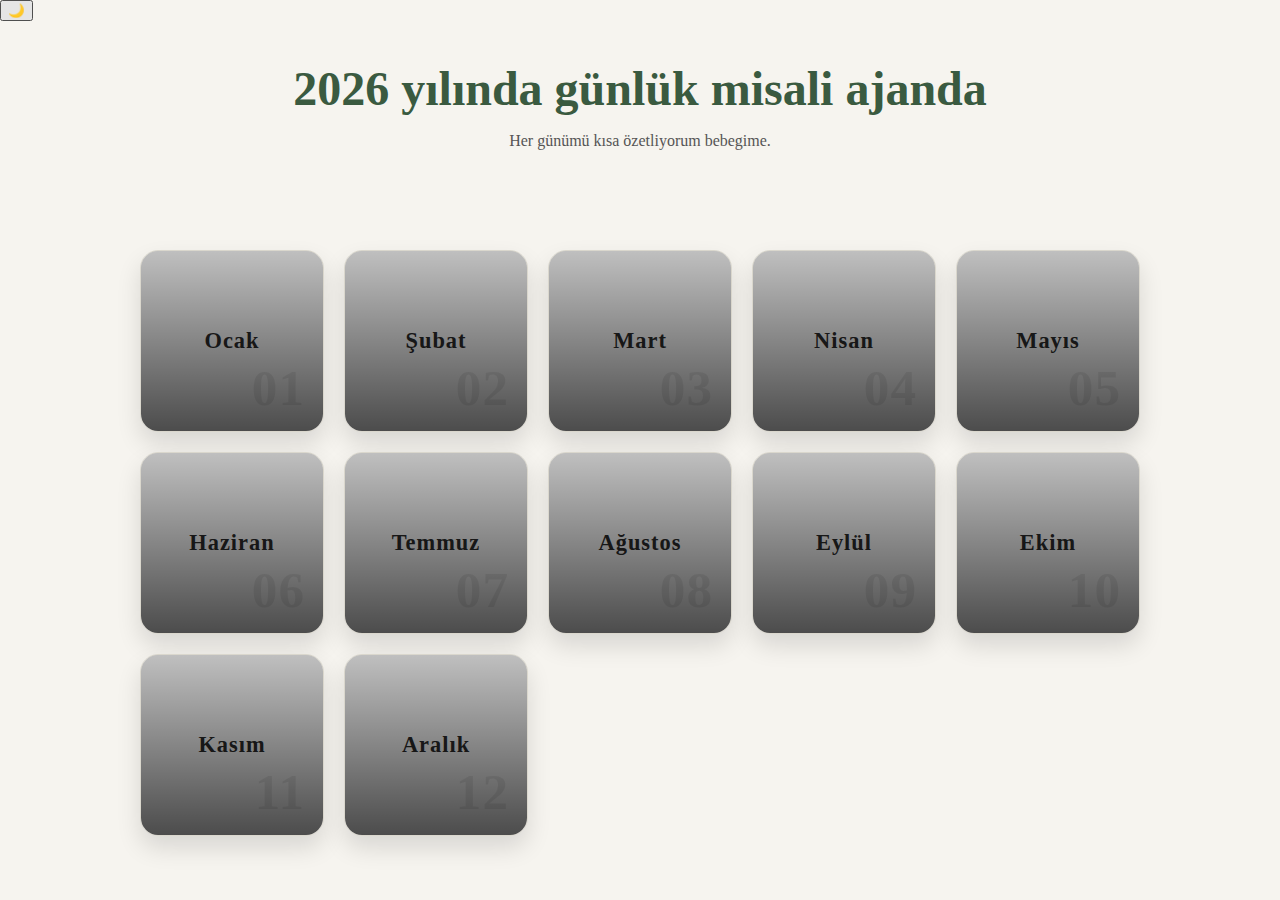
<file: aylar.html>
<!DOCTYPE html>
<html lang="tr">
<head>
<meta charset="UTF-8">
<meta name="viewport" content="width=device-width, initial-scale=1.0">
<title>2026 Ajanda</title>
<link rel="stylesheet" href="style.css">
</head>
<body>

<button id="themeBtn">🌙</button>

<h1 class="title fade-in">2026 yılında günlük misali ajanda</h1>
<p class="subtitle fade-in">Her günümü kısa özetliyorum bebegime.</p>

<div class="months">
  <a href="ay.html?ay=ocak" class="month" data-month="01">Ocak</a>
<a href="ay.html?ay=subat" class="month" data-month="02">Şubat</a>
<a href="ay.html?ay=mart" class="month" data-month="03">Mart</a>
<a href="ay.html?ay=nisan" class="month" data-month="04">Nisan</a>
<a href="ay.html?ay=mayis" class="month" data-month="05">Mayıs</a>
<a href="ay.html?ay=haziran" class="month" data-month="06">Haziran</a>
<a href="ay.html?ay=temmuz" class="month" data-month="07">Temmuz</a>
<a href="ay.html?ay=agustos" class="month" data-month="08">Ağustos</a>
<a href="ay.html?ay=eylul" class="month" data-month="09">Eylül</a>
<a href="ay.html?ay=ekim" class="month" data-month="10">Ekim</a>
<a href="ay.html?ay=kasim" class="month" data-month="11">Kasım</a>
<a href="ay.html?ay=aralik" class="month" data-month="12">Aralık</a>

</div>

<script src="script.js"></script>
</body>
</html>
</file>
<file: style.css>
:root{
  --bg:#f6f4ef;
  --card:#ffffff;
  --text:#2c2c2c;
  --accent:#3a5a40;
  --soft:#dad7cd;
}

body{
  margin:0;
  font-family:Georgia, serif;
  background:var(--bg);
  color:var(--text);
}

.title{
  text-align:center;
  margin:40px 0 10px;
  font-size:3rem;
  color:var(--accent);
}

.subtitle{
  text-align:center;
  color:#555;
  margin-bottom:40px;
}

/* AY KARTLARI */
.months{
  display:grid;
  grid-template-columns:repeat(auto-fit,minmax(180px,1fr));
  gap:25px;
  padding:40px;
}

.month{
  background:var(--card);
  border:1px solid var(--soft);
  padding:35px;
  text-align:center;
  border-radius:14px;
  text-decoration:none;
  color:var(--text);
  font-size:1.3rem;
  transition:.3s;
}

.month:hover{
  transform:translateY(-8px);
  background:var(--accent);
  color:white;
}

/* GÜNLER */
.calendar{
  display:grid;
  grid-template-columns:repeat(auto-fit,minmax(260px,1fr));
  gap:30px;
  padding:40px;
}

.day{
  background:var(--card);
  border:1px solid var(--soft);
  border-radius:16px;
  padding:20px;
  transition:.3s;
}

.day:hover{
  transform:translateY(-6px);
}

textarea{
  width:100%;
  height:90px;
  border:1px solid var(--soft);
  border-radius:8px;
  padding:10px;
  margin-bottom:10px;
}

.day-gallery{
  display:grid;
  grid-template-columns:repeat(auto-fit,minmax(80px,1fr));
  gap:10px;
}

.day-gallery img{
  width:100%;
  border-radius:8px;
}

/* HAFTALIK */
.week-card{
  background:var(--card);
  border:1px solid var(--soft);
  border-radius:16px;
  padding:20px;
  margin-bottom:30px;
}

.week-days{
  display:flex;
  gap:10px;
  flex-wrap:wrap;
}

.day-small{
  flex:1 1 30%;
  border:1px solid var(--soft);
  border-radius:12px;
  padding:10px;
  display:flex;
  flex-direction:column;
}

.day-small span{
  font-weight:bold;
  color:var(--accent);
  margin-bottom:5px;
}

.day-small textarea{
  font-size:0.8rem;
  height:60px;
  margin-bottom:5px;
}

/* FOTO KUTU */
.img-wrap{
  position:relative;
}

.img-wrap span{
  position:absolute;
  top:5px;
  right:5px;
  background:rgba(0,0,0,.6);
  color:white;
  font-size:12px;
  padding:4px 6px;
  border-radius:6px;
  cursor:pointer;
  opacity:0;
  transition:.2s;
}

.img-wrap:hover span{
  opacity:1;
}

/* LIGHTBOX */
#lightbox{
  position:fixed;
  inset:0;
  background:rgba(0,0,0,.7);
  display:flex;
  align-items:center;
  justify-content:center;
  opacity:0;
  pointer-events:none;
  transition:.3s;
  z-index:999;
}

#lightbox.show{
  opacity:1;
  pointer-events:auto;
}

#lightbox img{
  max-width:90%;
  max-height:90%;
  border-radius:12px;
  animation:zoomIn .3s ease;
}

#closeLightbox{
  position:absolute;
  top:20px;
  right:20px;
  background:none;
  border:none;
  color:white;
  font-size:28px;
  cursor:pointer;
}

/* ANİMASYONLAR */
.fade-in{ animation:fadeIn .8s ease; }
.fade-up{ animation:fadeUp .6s ease; }
.slide-down{ animation:slideDown .7s ease; }

@keyframes fadeIn{
  from{opacity:0;}
  to{opacity:1;}
}
@keyframes fadeUp{
  from{opacity:0;transform:translateY(20px);}
  to{opacity:1;transform:none;}
}
@keyframes slideDown{
  from{opacity:0;transform:translateY(-20px);}
  to{opacity:1;}
}
@keyframes zoomIn{
  from{transform:scale(.7);opacity:0;}
  to{transform:scale(1);opacity:1;}
}

.back{
  display:block;
  text-align:center;
  margin:30px;
  color:var(--accent);
  text-decoration:none;
}

.view-toggle{
  display:flex;
  justify-content:center;
  gap:20px;
  margin-bottom:20px;
}

.view-toggle button{
  padding:10px 20px;
  border-radius:8px;
  border:none;
  background:var(--accent);
  color:white;
  cursor:pointer;
  font-weight:bold;
  transition:.3s;
}

.view-toggle button:hover{
  background:#5a7c5a;
}
/* ========== EK ÖZELLİKLER (ESKİYİ BOZMAZ) ========== */

/* DARK MODE */
body.dark{
  --bg:#1b1b1b;
  --card:#242424;
  --text:#f1f1f1;
  --soft:#333;
  --accent:#8fb996;
}


/* SAYFA ÇEVİRME */
.page{
  animation:pageTurn .5s ease;
  transform-origin:left center;
}
@keyframes pageTurn{
  from{ transform:rotateY(-70deg); opacity:0; }
  to{ transform:none; opacity:1; }
}

/* DEFTER SAĞ MARJ (GERÇEK BOŞLUK) */
.calendar{
  padding-right:180px !important;
  position:relative;
}

.calendar::after{
  content:"";
  position:absolute;
  right:100px;
  top:0;
  width:2px;
  height:100%;
  background:linear-gradient(
    to bottom,
    transparent,
    var(--soft),
    transparent
  );
}

.day{
  max-width:420px;
  justify-self:start;
}

/* DRAG */
.dragging{
  opacity:.4;
}
/* INDEX (GİRİŞ) */
.center{
  min-height:100vh;
  display:flex;
  flex-direction:column;
  align-items:center;
  justify-content:center;
  text-align:center;
}

.big-title{
  font-size:4rem;
  letter-spacing:5px;
  color:var(--accent);
  margin-bottom:10px;
}

.center p{
  color:#555;
  font-size:1.1rem;
  margin-bottom:30px;
}

.btn{
  text-decoration:none;
  background:var(--accent);
  color:white;
  padding:14px 45px;
  border-radius:30px;
  font-size:1.1rem;
  transition:.3s;
}

.btn:hover{
  transform:translateY(-4px);
  background:#5a7c5a;
}
/* AYLAR – PREMIUM & SIKI */
.months{
  max-width:1000px;
  margin:auto;
  padding:60px 40px;
  gap:20px;
}

.month{
  height:140px;
  border-radius:18px;
  background-size:cover;
  background-position:center;
  color:white;
  display:flex;
  align-items:flex-end;
  padding:20px;
  font-size:1.4rem;
  font-weight:600;
  letter-spacing:1px;
  position:relative;
  overflow:hidden;
  box-shadow:0 12px 25px rgba(0,0,0,.12);
}

.month::before{
  content:"";
  position:absolute;
  inset:0;
  background:linear-gradient(
    to top,
    rgba(0,0,0,.7),
    rgba(0,0,0,.25)
  );
}

.month span,
.month{
  z-index:1;
}

.month:hover{
  transform:translateY(-8px) scale(1.02);
}
/* AYLAR – NUMARALI KART TASARIMI */
.month{
  position:relative;
  background:var(--card);
  color:var(--text);
  border:1px solid var(--soft);
  height:140px;
  display:flex;
  align-items:center;
  justify-content:center;
  font-size:1.4rem;
  font-weight:600;
  letter-spacing:1px;
  border-radius:18px;
  transition:.3s;
}

.month:hover{
  background:var(--accent);
  color:white;
  transform:translateY(-8px);
  box-shadow:0 20px 40px rgba(0,0,0,.15);
}

/* AY NUMARASI */
.month::after{
  content:attr(data-month);
  position:absolute;
  bottom:15px;
  right:18px;
  font-size:3.2rem;
  font-weight:700;
  color:rgba(0,0,0,.08);
  pointer-events:none;
}

.month:hover::after{
  color:rgba(255,255,255,.25);
}
/* AY NUMARA HOVER EFEKTİ */
.month::after{
  content:attr(data-month);
  position:absolute;
  bottom:14px;
  right:18px;
  font-size:3.2rem;
  font-weight:700;
  color:rgba(0,0,0,.08);
  transition:.4s ease;
  pointer-events:none;
}

.month:hover::after{
  transform:scale(1.6);
  opacity:0;
}
/* AY SAYFASI – SIKI & PREMİUM */
.calendar{
  grid-template-columns:repeat(auto-fill, minmax(300px, 1fr));
  gap:22px;
  padding-top:20px;
}

/* GÜN KARTI */
.day{
  border-radius:14px;
  padding:18px;
  box-shadow:0 8px 18px rgba(0,0,0,.08);
}

.day h3{
  margin-top:0;
  margin-bottom:8px;
  font-size:1.1rem;
  color:var(--accent);
}

/* TEXTAREA DAHA DERLİ TOPLU */
.day textarea{
  height:100px;
  font-size:.95rem;
  line-height:1.5;
  resize:none;
}

/* FOTO ALANI */
.day-gallery{
  margin-top:8px;
}

/* HOVER DAHA HAFİF */
.day:hover{
  transform:translateY(-4px);
}
/* GÜN KARTI – TEXT SAĞ MARJ */
.day{
  padding-right:40px; /* kartın içinde genel nefes */
}

/* textarea bilinçli daraltılıyor */
.day textarea{
  width:calc(100% - 25px); /* SAĞ BOŞLUK BURADA */
}

/* defter çizgisi hissi (opsiyonel ama çok yakışıyor) */
.day::after{
  content:"";
  position:absolute;
  top:18px;
  right:22px;
  width:2px;
  height:calc(100% - 36px);
  background:linear-gradient(
    to bottom,
    transparent,
    var(--soft),
    transparent
  );
  opacity:.6;
}
.img-wrap{
  position:relative;
}

.img-wrap span{
  position:absolute;
  top:5px;
  right:5px;
  background:rgba(0,0,0,.6);
  color:white;
  font-size:12px;
  padding:4px 6px;
  border-radius:6px;
  cursor:pointer;
  opacity:0;
  transition:.2s;
}

.img-wrap:hover span{
  opacity:1;
}

#lightbox{
  position:fixed;
  inset:0;
  background:rgba(0,0,0,.7);
  display:flex;
  align-items:center;
  justify-content:center;
  opacity:0;
  pointer-events:none;
  transition:.3s;
  z-index:999;
}

#lightbox.show{
  opacity:1;
  pointer-events:auto;
}

#lightbox img{
  max-width:90%;
  max-height:90%;
  border-radius:12px;
}
/* LIGHTBOX TASARIMI */
#lightbox {
  position: fixed;
  inset: 0;
  background: rgba(0, 0, 0, 0.9); /* Arka planı biraz daha kararttık */
  display: none; /* Başlangıçta gizli */
  align-items: center;
  justify-content: center;
  z-index: 1000;
  cursor: zoom-out;
}

#lightbox.show {
  display: flex; /* Tıklandığında görünür yap */
}

#lightbox img {
  max-width: 90%;
  max-height: 90%;
  border-radius: 8px;
  box-shadow: 0 0 20px rgba(0,0,0,0.5);
  animation: zoomIn 0.3s ease; /* Açılış animasyonu */
}

@keyframes zoomIn {
  from { transform: scale(0.8); opacity: 0; }
  to { transform: scale(1); opacity: 1; }
}

#closeLightbox {
  position: absolute;
  top: 20px;
  right: 30px;
  color: white;
  font-size: 40px;
  font-weight: bold;
  cursor: pointer;
}
/* LIGHTBOX SİSTEMİ - GÖRÜNÜRLÜK AYARI */
#lightbox {
  position: fixed;
  inset: 0;
  background: rgba(0, 0, 0, 0.85);
  display: none; /* Başlangıçta gizli */
  align-items: center;
  justify-content: center;
  z-index: 9999;
}

#lightbox.show {
  display: flex !important; /* JS .show eklediğinde görünür yap */
}

#lightbox img {
  max-width: 90%;
  max-height: 90%;
  border-radius: 10px;
  box-shadow: 0 0 20px rgba(0,0,0,0.5);
}

#closeLightbox {
  position: absolute;
  top: 20px;
  right: 30px;
  color: white;
  font-size: 40px;
  cursor: pointer;
  user-select: none;
}
</file>
